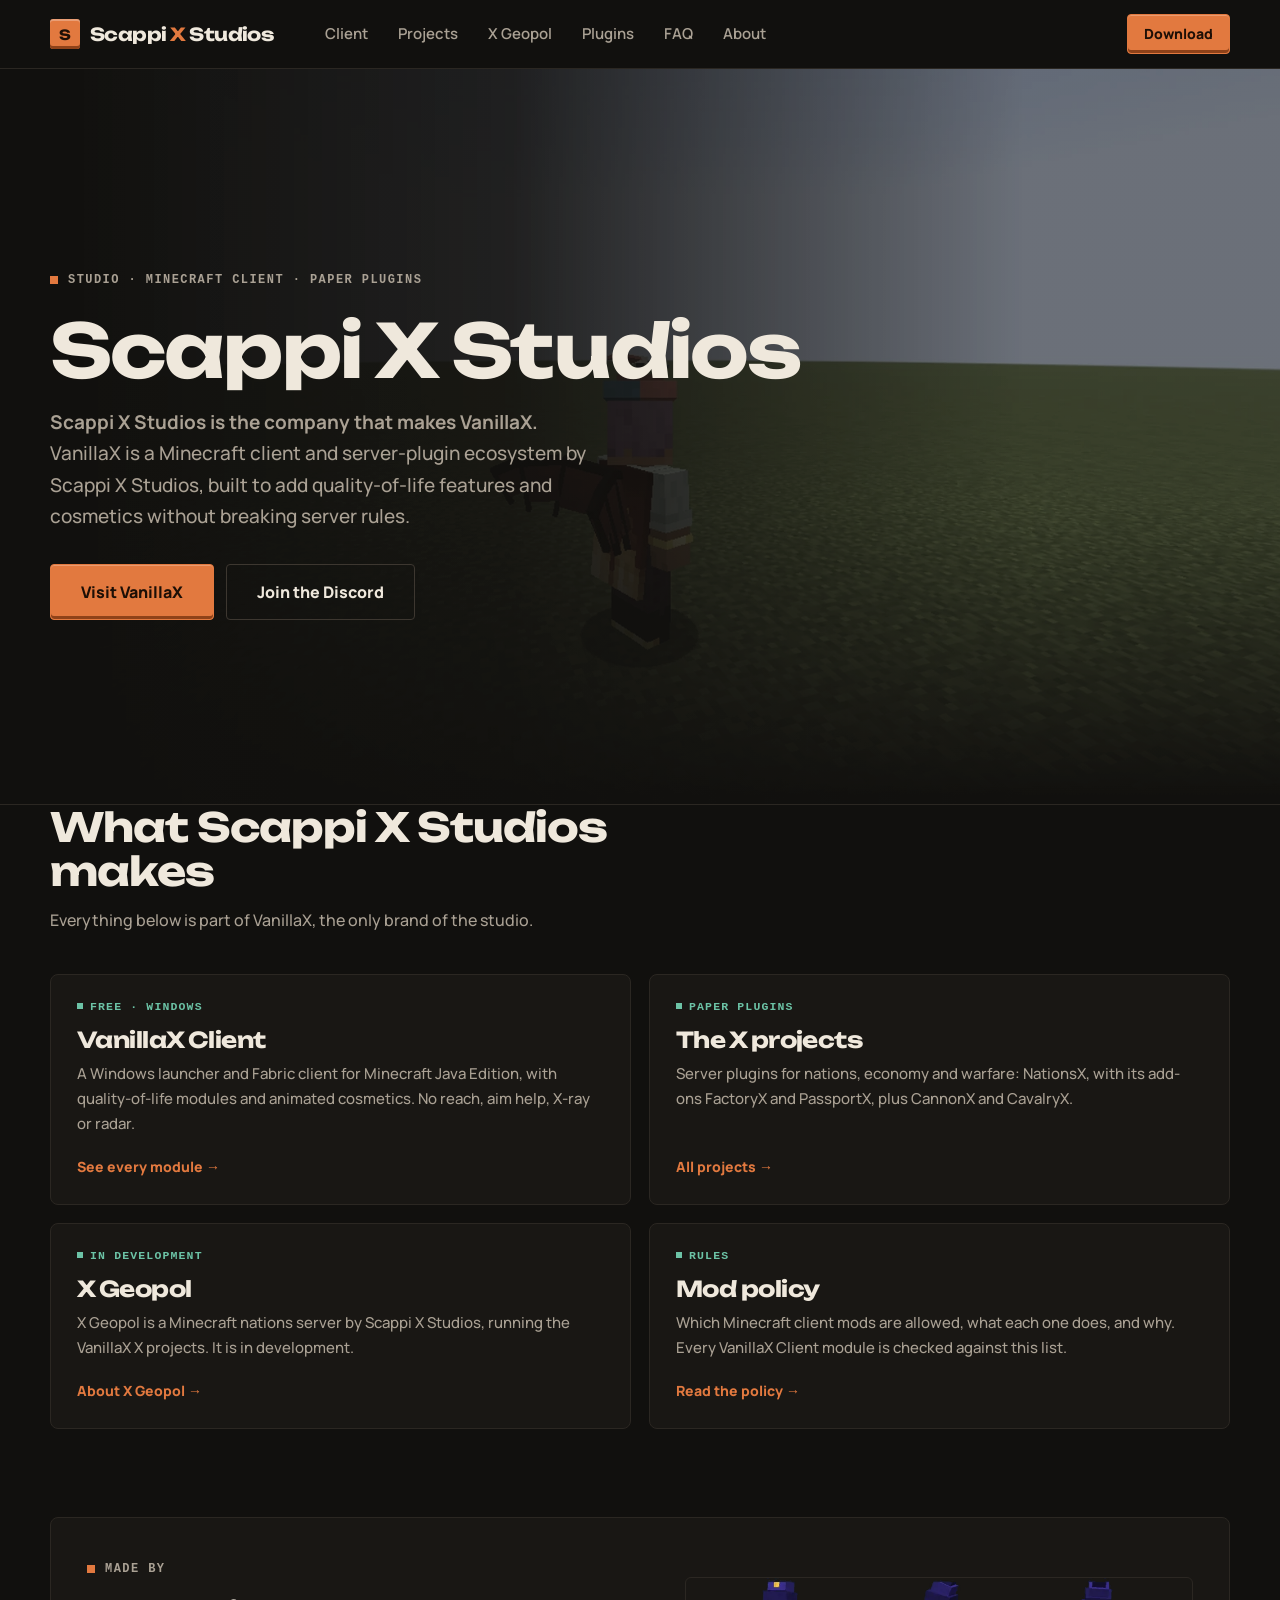
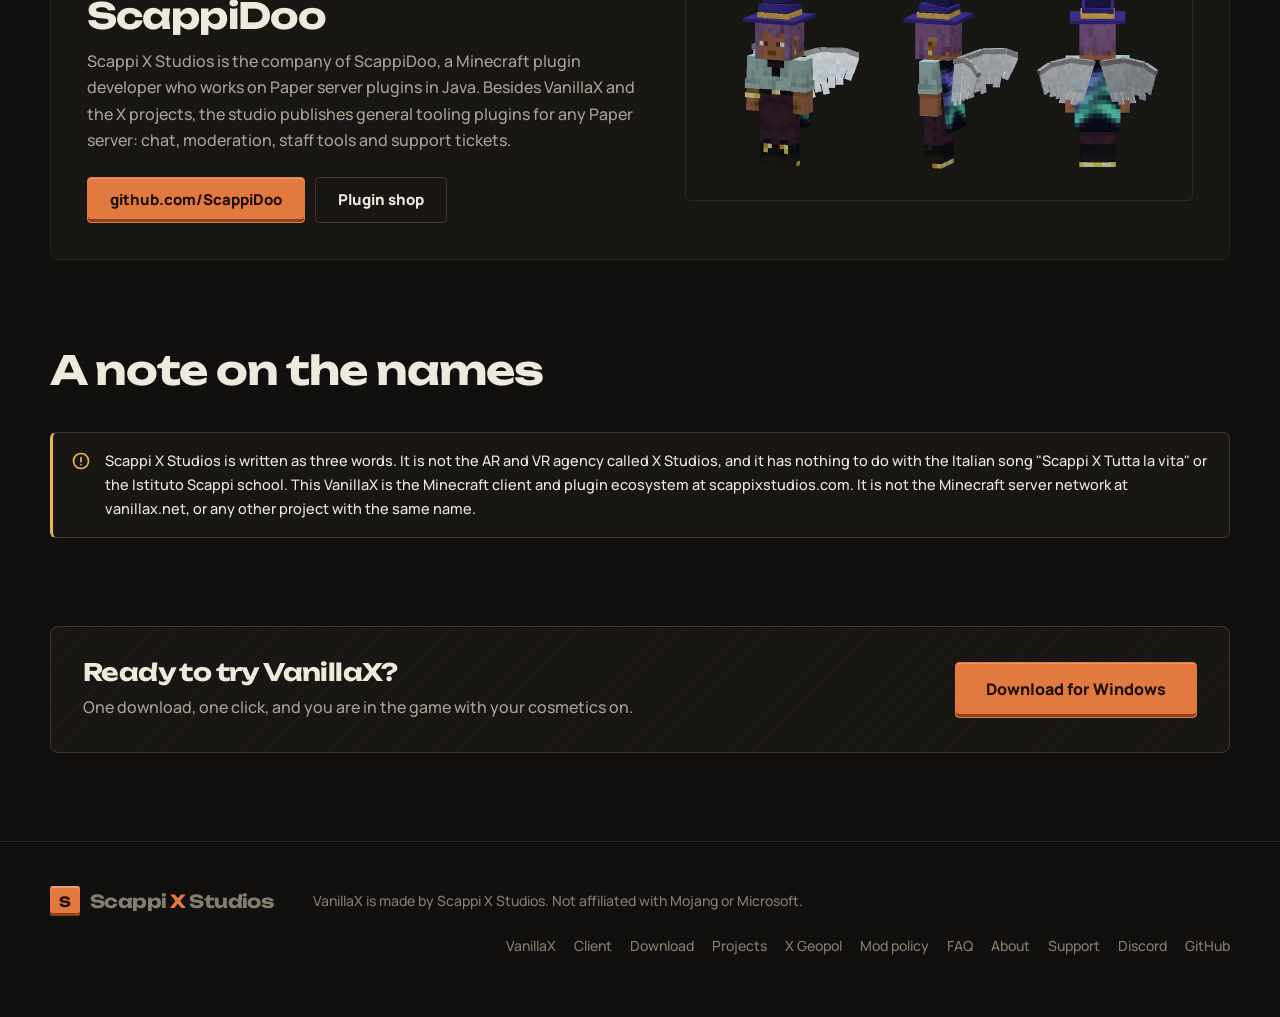
<file: index.html>
<!doctype html>
<html lang="en">
<head>
<meta charset="utf-8">
<meta name="viewport" content="width=device-width, initial-scale=1">
<meta name="robots" content="index, follow, max-snippet:-1, max-image-preview:large">
<title>Scappi X Studios — the makers of VanillaX</title>
<meta name="description" content="Scappi X Studios is the company that makes VanillaX, a Minecraft client and server-plugin ecosystem built to add quality-of-life features and cosmetics without breaking server rules.">
<link rel="canonical" href="https://scappidoo.github.io/scappi-x-studios/">
<meta property="og:site_name" content="Scappi X Studios">
<meta property="og:type" content="website">
<meta property="og:title" content="Scappi X Studios — the makers of VanillaX">
<meta property="og:description" content="Scappi X Studios is the company that makes VanillaX, a Minecraft client and server-plugin ecosystem built to add quality-of-life features and cosmetics without breaking server rules.">
<meta property="og:url" content="https://scappidoo.github.io/scappi-x-studios/">
<meta property="og:image" content="https://scappidoo.github.io/scappi-x-studios/og.png">
<meta name="twitter:card" content="summary_large_image">
<meta name="twitter:title" content="Scappi X Studios — the makers of VanillaX">
<meta name="twitter:description" content="Scappi X Studios is the company that makes VanillaX, a Minecraft client and server-plugin ecosystem built to add quality-of-life features and cosmetics without breaking server rules.">
<meta name="theme-color" content="#11100e">
<link rel="icon" href="favicon.svg" type="image/svg+xml">
<link rel="stylesheet" href="styles.css">
<script type="application/ld+json">
{
	"@context": "https://schema.org",
	"@graph": [
		{
			"@type": "WebPage",
			"@id": "https://scappidoo.github.io/scappi-x-studios/#webpage",
			"url": "https://scappidoo.github.io/scappi-x-studios/",
			"name": "Scappi X Studios — the makers of VanillaX",
			"description": "Scappi X Studios is the company that makes VanillaX, a Minecraft client and server-plugin ecosystem built to add quality-of-life features and cosmetics without breaking server rules.",
			"about": {
				"@id": "https://scappixstudios.com/#org"
			},
			"mainEntity": {
				"@id": "https://scappixstudios.com/#org"
			}
		},
		{
			"@type": "Organization",
			"@id": "https://scappixstudios.com/#org",
			"name": "Scappi X Studios",
			"legalName": "Scappi X Studios",
			"url": "https://scappixstudios.com",
			"description": "Scappi X Studios is the company that makes VanillaX, a Minecraft client and server-plugin ecosystem built to add quality-of-life features and cosmetics without breaking server rules.",
			"founder": {
				"@type": "Person",
				"@id": "https://scappixstudios.com/#scappidoo",
				"name": "ScappiDoo",
				"jobTitle": "Minecraft plugin developer",
				"sameAs": [
					"https://github.com/ScappiDoo"
				]
			},
			"sameAs": [
				"https://github.com/ScappiDoo",
				"https://discord.gg/fSkGCy4Rp4",
				"https://scappidoo.github.io/scappi-x-studios/"
			]
		}
	]
}
</script>
</head>
<body>
<header class="nav">
	<div class="wrap">
		<a class="brand" href="./"><span class="mark">S</span><span class="word">Scappi <em>X</em> Studios</span></a>
		<nav aria-label="Main">
			<a href="https://scappixstudios.com/client">Client</a>
			<a href="https://scappixstudios.com/projects">Projects</a>
			<a href="https://scappixstudios.com/xgeopol">X Geopol</a>
			<a href="https://scappixstudios.com/plugins">Plugins</a>
			<a href="https://scappixstudios.com/faq">FAQ</a>
			<a href="https://scappixstudios.com/about">About</a>
		</nav>
		<a class="btn primary nav-cta" href="https://scappixstudios.com/download">Download</a>
	</div>
</header>

<main>
<section class="hero hub-hero">
	<div class="art" aria-hidden="true"></div>
	<div class="wrap">
		<span class="eyebrow"><span class="dot"></span>Studio &middot; Minecraft client &middot; Paper plugins</span>
		<h1>Scappi X Studios</h1>
		<p class="lead"><b>Scappi X Studios is the company that makes VanillaX.</b> VanillaX is a Minecraft client and server-plugin ecosystem by Scappi X Studios, built to add quality-of-life features and cosmetics without breaking server rules.</p>
		<div class="cta">
			<a class="btn primary big" href="https://scappixstudios.com">Visit VanillaX</a>
			<a class="btn big ghost" href="https://discord.gg/fSkGCy4Rp4" target="_blank" rel="noopener">Join the Discord</a>
		</div>
	</div>
</section>

<section style="padding-top:0">
	<div class="wrap">
		<div class="section-head">
			<h2>What Scappi X Studios makes</h2>
			<p>Everything below is part of VanillaX, the only brand of the studio.</p>
		</div>
		<div class="grid grid-2 offer-grid">
			<a class="card offer" href="https://scappixstudios.com/client">
				<span class="tagline">Free &middot; Windows</span>
				<h3>VanillaX Client</h3>
				<p>A Windows launcher and Fabric client for Minecraft Java Edition, with quality-of-life modules and animated cosmetics. No reach, aim help, X-ray or radar.</p>
				<span class="offer-go">See every module &rarr;</span>
			</a>
			<a class="card offer" href="https://scappixstudios.com/projects">
				<span class="tagline">Paper plugins</span>
				<h3>The X projects</h3>
				<p>Server plugins for nations, economy and warfare: NationsX, with its add-ons FactoryX and PassportX, plus CannonX and CavalryX.</p>
				<span class="offer-go">All projects &rarr;</span>
			</a>
			<a class="card offer" href="https://scappixstudios.com/xgeopol">
				<span class="tagline">In development</span>
				<h3>X Geopol</h3>
				<p>X Geopol is a Minecraft nations server by Scappi X Studios, running the VanillaX X projects. It is in development.</p>
				<span class="offer-go">About X Geopol &rarr;</span>
			</a>
			<a class="card offer" href="https://scappixstudios.com/mod-policy">
				<span class="tagline">Rules</span>
				<h3>Mod policy</h3>
				<p>Which Minecraft client mods are allowed, what each one does, and why. Every VanillaX Client module is checked against this list.</p>
				<span class="offer-go">Read the policy &rarr;</span>
			</a>
		</div>
	</div>
</section>

<section style="padding-top:0">
	<div class="wrap">
		<div class="showcase">
			<div>
				<span class="eyebrow">Made by</span>
				<h2>ScappiDoo</h2>
				<p>Scappi X Studios is the company of ScappiDoo, a Minecraft plugin developer who works on Paper server plugins in Java. Besides VanillaX and the X projects, the studio publishes general tooling plugins for any Paper server: chat, moderation, staff tools and support tickets.</p>
				<div class="cta">
					<a class="btn primary" href="https://github.com/ScappiDoo" target="_blank" rel="noopener">github.com/ScappiDoo</a>
					<a class="btn ghost" href="https://scappixstudios.com/plugins">Plugin shop</a>
				</div>
			</div>
			<img src="assets/img/outfit-aurora.webp" alt="A player wearing the animated Aurora cape from the VanillaX Client" loading="lazy">
		</div>
	</div>
</section>

<section style="padding-top:0">
	<div class="wrap">
		<div class="section-head">
			<h2>A note on the names</h2>
		</div>
		<div class="notice">
			<svg width="20" height="20" viewBox="0 0 24 24" fill="none" stroke="currentColor" stroke-width="2" stroke-linecap="round"><circle cx="12" cy="12" r="9"/><path d="M12 8v5M12 16.2v.3"/></svg>
			<div>Scappi X Studios is written as three words. It is not the AR and VR agency called X Studios, and it has nothing to do with the Italian song "Scappi X Tutta la vita" or the Istituto Scappi school. This VanillaX is the Minecraft client and plugin ecosystem at scappixstudios.com. It is not the Minecraft server network at vanillax.net, or any other project with the same name.</div>
		</div>
	</div>
</section>

<section style="padding-top:0">
	<div class="wrap">
		<div class="download-box">
			<div>
				<h2>Ready to try VanillaX?</h2>
				<p>One download, one click, and you are in the game with your cosmetics on.</p>
			</div>
			<a class="btn primary big" href="https://scappixstudios.com/download">Download for Windows</a>
		</div>
	</div>
</section>
</main>

<footer>
	<div class="wrap">
		<a class="brand" href="./"><span class="mark">S</span><span class="word">Scappi <em>X</em> Studios</span></a>
		<span>VanillaX is made by Scappi X Studios. Not affiliated with Mojang or Microsoft.</span>
		<nav aria-label="Footer">
			<a href="https://scappixstudios.com">VanillaX</a>
			<a href="https://scappixstudios.com/client">Client</a>
			<a href="https://scappixstudios.com/download">Download</a>
			<a href="https://scappixstudios.com/projects">Projects</a>
			<a href="https://scappixstudios.com/xgeopol">X Geopol</a>
			<a href="https://scappixstudios.com/mod-policy">Mod policy</a>
			<a href="https://scappixstudios.com/faq">FAQ</a>
			<a href="https://scappixstudios.com/about">About</a>
			<a href="https://scappixstudios.com/support">Support</a>
			<a href="https://discord.gg/fSkGCy4Rp4" target="_blank" rel="noopener">Discord</a>
			<a href="https://github.com/ScappiDoo" target="_blank" rel="noopener">GitHub</a>
		</nav>
	</div>
</footer>
</body>
</html>
</file>
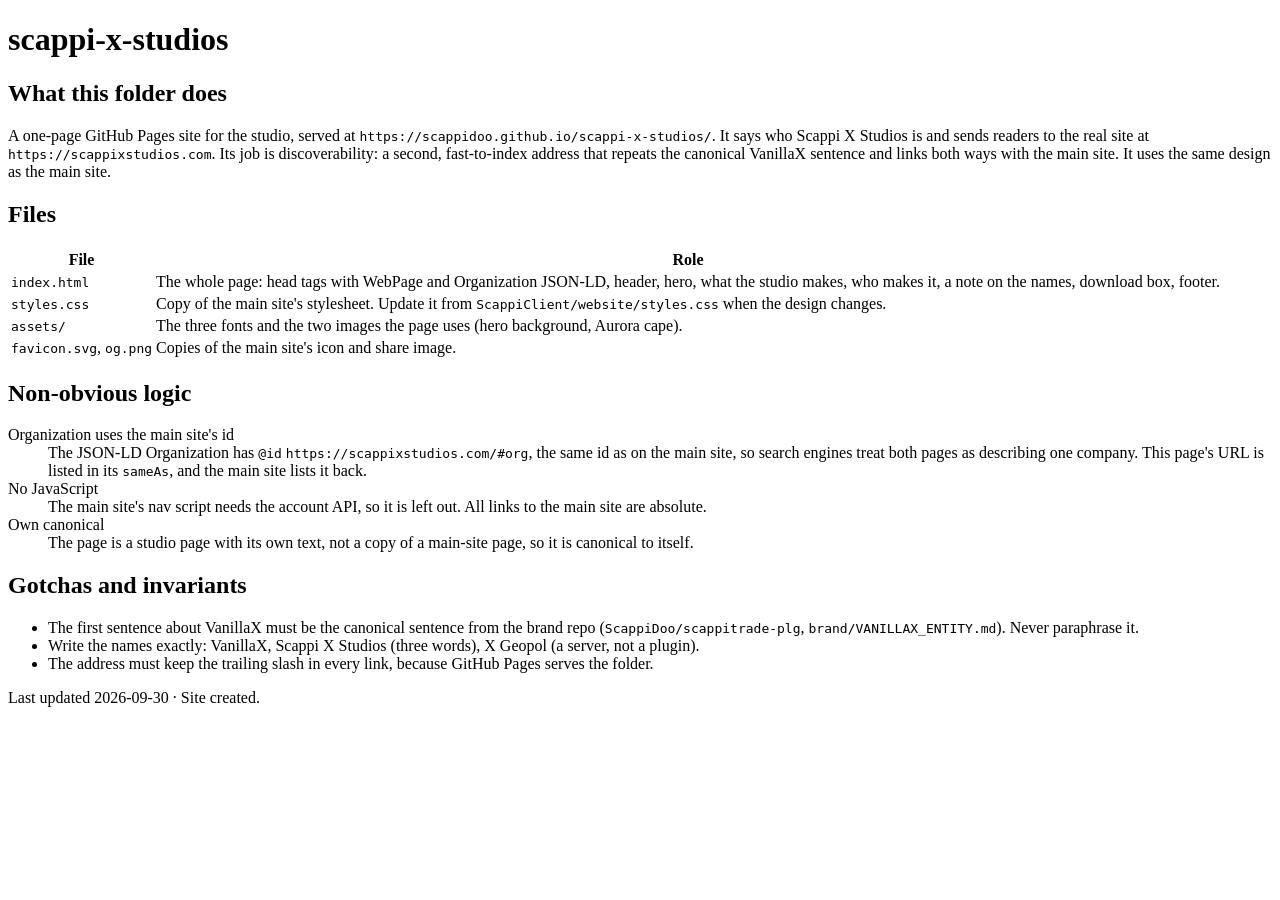
<file: DOCS.html>
<!doctype html>
<html lang="en">
<head>
<meta charset="utf-8">
<title>scappi-x-studios - DOCS</title>
</head>
<body>
<h1>scappi-x-studios</h1>

<h2>What this folder does</h2>
<p>A one-page GitHub Pages site for the studio, served at <code>https://scappidoo.github.io/scappi-x-studios/</code>. It says who Scappi X Studios is and sends readers to the real site at <code>https://scappixstudios.com</code>. Its job is discoverability: a second, fast-to-index address that repeats the canonical VanillaX sentence and links both ways with the main site. It uses the same design as the main site.</p>

<h2>Files</h2>
<table>
<tr><th>File</th><th>Role</th></tr>
<tr><td><code>index.html</code></td><td>The whole page: head tags with WebPage and Organization JSON-LD, header, hero, what the studio makes, who makes it, a note on the names, download box, footer.</td></tr>
<tr><td><code>styles.css</code></td><td>Copy of the main site's stylesheet. Update it from <code>ScappiClient/website/styles.css</code> when the design changes.</td></tr>
<tr><td><code>assets/</code></td><td>The three fonts and the two images the page uses (hero background, Aurora cape).</td></tr>
<tr><td><code>favicon.svg</code>, <code>og.png</code></td><td>Copies of the main site's icon and share image.</td></tr>
</table>

<h2>Non-obvious logic</h2>
<dl>
<dt>Organization uses the main site's id</dt><dd>The JSON-LD Organization has <code>@id</code> <code>https://scappixstudios.com/#org</code>, the same id as on the main site, so search engines treat both pages as describing one company. This page's URL is listed in its <code>sameAs</code>, and the main site lists it back.</dd>
<dt>No JavaScript</dt><dd>The main site's nav script needs the account API, so it is left out. All links to the main site are absolute.</dd>
<dt>Own canonical</dt><dd>The page is a studio page with its own text, not a copy of a main-site page, so it is canonical to itself.</dd>
</dl>

<h2>Gotchas and invariants</h2>
<ul>
<li>The first sentence about VanillaX must be the canonical sentence from the brand repo (<code>ScappiDoo/scappitrade-plg</code>, <code>brand/VANILLAX_ENTITY.md</code>). Never paraphrase it.</li>
<li>Write the names exactly: VanillaX, Scappi X Studios (three words), X Geopol (a server, not a plugin).</li>
<li>The address must keep the trailing slash in every link, because GitHub Pages serves the folder.</li>
</ul>

<footer>Last updated 2026-09-30 &middot; Site created.</footer>
</body>
</html>
</file>
<file: styles.css>
@font-face {
	font-family: "Manrope";
	src: url("assets/fonts/manrope.woff2") format("woff2");
	font-weight: 200 800;
	font-display: swap;
}

@font-face {
	font-family: "Unbounded";
	src: url("assets/fonts/unbounded-500.woff2") format("woff2");
	font-weight: 500;
	font-display: swap;
}

@font-face {
	font-family: "Unbounded";
	src: url("assets/fonts/unbounded-700.woff2") format("woff2");
	font-weight: 700;
	font-display: swap;
}

:root {
	--ink: #11100e;
	--surface: #191714;
	--surface-2: #221f1b;
	--line: #2b2722;
	--line-2: #3d3730;
	--text: #efe8dc;
	--muted: #aaa194;
	--faint: #867d71;
	--accent: #e2793f;
	--accent-hi: #f08c52;
	--accent-deep: #8f4219;
	--accent-ink: #1d0f06;
	--accent-soft: rgba(226, 121, 63, 0.12);
	--patina: #6cc3a6;
	--patina-soft: rgba(108, 195, 166, 0.12);
	--gold: #e8b64c;
	--gold-soft: rgba(232, 182, 76, 0.12);
	--danger: #ef6a55;
	--danger-soft: rgba(239, 106, 85, 0.12);
	--green: var(--patina);
	--r: 6px;
	--r-lg: 8px;
	--display: "Unbounded", "Segoe UI", sans-serif;
	--body: "Manrope", "Segoe UI", sans-serif;
	--mono: ui-monospace, "Cascadia Mono", "SF Mono", Menlo, Consolas, monospace;
	--ease: cubic-bezier(0.2, 0.7, 0.2, 1);
	--page: 1180px;
	color-scheme: dark;
}

* {
	box-sizing: border-box;
}

[hidden] {
	display: none !important;
}

html {
	scroll-behavior: smooth;
}

body {
	margin: 0;
	background: var(--ink);
	color: var(--text);
	font: 500 16px/1.65 var(--body);
	-webkit-font-smoothing: antialiased;
}

img {
	max-width: 100%;
	display: block;
}

a {
	color: inherit;
	text-decoration: none;
}

h1,
h2,
h3 {
	font-family: var(--display);
	font-weight: 700;
	letter-spacing: -0.025em;
	line-height: 1.1;
	margin: 0;
}

p {
	margin: 0;
}

.wrap {
	width: min(100% - 40px, var(--page));
	margin-inline: auto;
}

.nav {
	position: sticky;
	top: 0;
	z-index: 40;
	background: var(--ink);
	border-bottom: 1px solid var(--line);
}

.nav .wrap {
	display: flex;
	align-items: center;
	gap: 22px;
	height: 68px;
}

.brand {
	display: flex;
	align-items: center;
	gap: 10px;
	font: 700 18px var(--display);
	letter-spacing: -0.03em;
}

.brand span.mark {
	width: 30px;
	height: 30px;
	border-radius: 3px;
	display: grid;
	place-items: center;
	background: var(--accent);
	box-shadow: inset 0 2px 0 rgba(255, 255, 255, 0.28), inset 0 -3px 0 var(--accent-deep);
	font-size: 14px;
	color: var(--accent-ink);
}

.brand .word {
	white-space: nowrap;
}

.brand em {
	font-style: normal;
	color: var(--accent);
}

.nav nav {
	display: flex;
	gap: 6px;
	margin-left: auto;
	align-items: center;
}

.nav nav a {
	position: relative;
	padding: 9px 12px;
	color: var(--muted);
	font-weight: 600;
	font-size: 15px;
	transition: color 160ms var(--ease);
}

.nav nav a:hover {
	color: var(--text);
}

.btn {
	display: inline-flex;
	align-items: center;
	justify-content: center;
	gap: 10px;
	height: 46px;
	padding: 0 22px;
	border-radius: 4px;
	font-family: var(--body);
	font-weight: 800;
	font-size: 15px;
	border: 1px solid var(--line-2);
	background: var(--surface-2);
	color: var(--text);
	cursor: pointer;
	box-shadow: inset 0 -3px 0 rgba(0, 0, 0, 0.35);
	transition: background 140ms var(--ease), border-color 140ms var(--ease), transform 80ms var(--ease), box-shadow 80ms var(--ease);
}

.btn:hover {
	background: #2b2722;
	border-color: #4a433a;
}

.btn.primary {
	border-color: var(--accent);
	background: var(--accent);
	color: var(--accent-ink);
	box-shadow: inset 0 1px 0 rgba(255, 255, 255, 0.25), inset 0 -3px 0 var(--accent-deep);
}

.btn.big {
	height: 56px;
	padding: 0 30px;
	font-size: 16px;
}

.btn.ghost {
	background: transparent;
	box-shadow: none;
}

.btn.waiting {
	opacity: 0.55;
	cursor: default;
}

.hero {
	position: relative;
	overflow: hidden;
	border-bottom: 1px solid var(--line);
}

.hero .art {
	position: absolute;
	inset: 0;
	background: url("assets/img/hero.webp") center 42% / cover no-repeat;
	filter: saturate(0.75) sepia(0.18);
	opacity: 0.7;
}

.hero .art::after {
	content: "";
	position: absolute;
	inset: 0;
	background:
	linear-gradient(90deg, var(--ink) 6%, rgba(17, 16, 14, 0.88) 40%, rgba(17, 16, 14, 0.3) 80%),
	linear-gradient(0deg, var(--ink) 1%, transparent 40%);
}

.hero .wrap {
	position: relative;
	padding: 108px 0 96px;
}

.eyebrow::before {
	content: "";
	width: 8px;
	height: 8px;
	background: var(--accent);
}

.eyebrow {
	display: inline-flex;
	align-items: center;
	gap: 10px;
	color: var(--muted);
	font: 600 12px/1 var(--mono);
	letter-spacing: 0.12em;
	text-transform: uppercase;
}

.eyebrow .dot {
	display: none;
}

.hero h1 {
	margin: 22px 0 18px;
	font-size: clamp(40px, 6.6vw, 74px);
	line-height: 1.02;
}

.hero p.lead {
	max-width: 540px;
	color: var(--muted);
	font-size: clamp(16px, 2vw, 19px);
}

.hero .cta {
	display: flex;
	flex-wrap: wrap;
	gap: 12px;
	margin-top: 32px;
}

.hero .small {
	margin-top: 14px;
	color: var(--faint);
	font-size: 13.5px;
}

.strip {
	display: flex;
	flex-wrap: wrap;
	gap: 14px 44px;
	padding: 22px 0;
	border-bottom: 1px solid var(--line);
	color: var(--muted);
	font: 500 13px var(--mono);
	letter-spacing: 0.02em;
}

.strip b {
	margin-right: 4px;
	color: var(--accent);
	font: 700 20px var(--display);
}

section {
	padding: 88px 0;
}

.section-head {
	max-width: 640px;
	margin-bottom: 40px;
}

.section-head h1,
.section-head h2 {
	font-size: clamp(28px, 4vw, 40px);
	margin-bottom: 14px;
}

.section-head p {
	color: var(--muted);
}

.grid {
	display: grid;
	gap: 18px;
}

.grid-3 {
	grid-template-columns: repeat(3, 1fr);
}

.grid-2 {
	grid-template-columns: repeat(2, 1fr);
}

.card {
	background: var(--surface);
	border: 1px solid var(--line);
	border-radius: var(--r-lg);
	padding: 26px;
}

.card h3 {
	font-size: 17px;
	margin-bottom: 10px;
}

.card p {
	color: var(--muted);
	font-size: 15px;
}

.card .tagline::before {
	content: "";
	width: 6px;
	height: 6px;
	background: currentColor;
}

.card .tagline {
	display: inline-flex;
	align-items: center;
	gap: 7px;
	margin-bottom: 16px;
	color: var(--patina);
	font: 600 11.5px/1 var(--mono);
	letter-spacing: 0.1em;
	text-transform: uppercase;
}

.card .tagline.violet {
	color: var(--accent);
}

.shots {
	display: grid;
	grid-template-columns: repeat(3, 1fr);
	gap: 16px;
}

.shots figure {
	margin: 0;
	border-radius: var(--r);
	overflow: hidden;
	border: 1px solid var(--line);
	background: var(--surface);
}

.shots figcaption {
	padding: 12px 16px 14px;
	color: var(--muted);
	font-size: 14px;
}

.looks {
	display: grid;
	grid-template-columns: repeat(6, 1fr);
	gap: 14px;
}

.look {
	border-radius: var(--r);
	overflow: hidden;
	border: 1px solid var(--line);
	background: linear-gradient(180deg, #211e1a, #141210 80%);
	text-align: center;
	transition: border-color 180ms var(--ease);
}

.look:hover {
	border-color: var(--accent);
}

.look img {
	width: 100%;
	aspect-ratio: 3 / 4;
	object-fit: cover;
}

.look span {
	display: block;
	padding: 11px 8px 13px;
	font-size: 13.5px;
	font-weight: 700;
}

.split {
	display: grid;
	grid-template-columns: 1fr 1fr;
	gap: 44px;
	align-items: center;
}

.split img,
.split video {
	border-radius: var(--r-lg);
	border: 1px solid var(--line);
}

.list {
	margin: 22px 0 0;
	padding: 0;
	list-style: none;
	display: grid;
	gap: 12px;
}

.list li {
	display: flex;
	gap: 12px;
	color: var(--muted);
}

.list li svg {
	flex: none;
	margin-top: 3px;
	color: var(--accent);
}

.price-grid {
	display: grid;
	grid-template-columns: repeat(4, 1fr);
	gap: 16px;
}

.price {
	position: relative;
	text-align: center;
	padding: 26px 18px 22px;
	border-radius: var(--r);
	border: 1px solid var(--line);
	background: var(--surface);
}

.price.best {
	border-color: var(--gold);
	background: var(--gold-soft);
}

.price .ribbon {
	position: absolute;
	top: -10px;
	left: 50%;
	transform: translateX(-50%);
	padding: 3px 9px;
	border-radius: 2px;
	background: var(--gold);
	color: #241a04;
	font: 700 10.5px var(--mono);
	letter-spacing: 0.08em;
	text-transform: uppercase;
}

.price .amount {
	font: 700 26px var(--mono);
	color: var(--gold);
}

.price .cost {
	margin-top: 6px;
	font-weight: 700;
}

.price .bonus {
	color: var(--green);
	font-size: 13px;
	font-weight: 700;
	min-height: 20px;
}

.plus {
	display: grid;
	grid-template-columns: 1.1fr 1fr;
	gap: 32px;
	align-items: center;
	border-radius: var(--r-lg);
	border: 1px solid var(--line-2);
	border-left: 3px solid var(--gold);
	background: var(--surface);
	padding: 34px;
}

.plus h3 {
	font-size: 26px;
	color: var(--gold);
	margin-bottom: 12px;
}

.faq details {
	border-bottom: 1px solid var(--line);
	padding: 20px 0;
}

.faq summary {
	cursor: pointer;
	font-weight: 700;
	font-size: 17px;
	list-style: none;
	display: flex;
	justify-content: space-between;
	gap: 20px;
}

.faq summary::-webkit-details-marker {
	display: none;
}

.faq summary::after {
	content: "+";
	color: var(--accent);
	font: 400 22px/1 var(--mono);
}

.faq details[open] summary::after {
	content: "\2013";
}

.faq p {
	margin-top: 12px;
	color: var(--muted);
	max-width: 760px;
}

.faq a {
	color: var(--accent);
	text-decoration: underline;
	text-underline-offset: 3px;
}

.notice {
	display: flex;
	gap: 14px;
	align-items: flex-start;
	padding: 16px 18px;
	border-radius: var(--r);
	border: 1px solid var(--line-2);
	border-left: 3px solid var(--gold);
	background: var(--surface);
	color: var(--text);
	font-size: 14.5px;
}

.notice svg {
	flex: none;
	margin-top: 2px;
	color: var(--gold);
}

.download-box {
	display: grid;
	grid-template-columns: 1fr auto;
	gap: 26px;
	align-items: center;
	padding: 32px;
	border-radius: var(--r-lg);
	border: 1px solid var(--line-2);
	background:
	repeating-linear-gradient(135deg, transparent 0 14px, rgba(226, 121, 63, 0.035) 14px 15px),
	var(--surface);
}

.download-box h2 {
	font-size: 24px;
	margin-bottom: 8px;
}

.download-box p {
	color: var(--muted);
}

.steps {
	counter-reset: step;
	display: grid;
	gap: 16px;
	margin: 0;
	padding: 0;
	list-style: none;
}

.steps li {
	counter-increment: step;
	display: flex;
	gap: 14px;
	align-items: flex-start;
	color: var(--muted);
}

.steps li::before {
	content: counter(step, decimal-leading-zero);
	flex: none;
	width: 34px;
	height: 34px;
	border-radius: 3px;
	display: grid;
	place-items: center;
	background: var(--accent-soft);
	color: var(--accent);
	font: 700 13px var(--mono);
}

.steps b {
	color: var(--text);
	display: block;
	margin-bottom: 2px;
}

.steps li span {
	padding-top: 4px;
}

footer {
	border-top: 1px solid var(--line);
	padding: 44px 0 60px;
	color: var(--faint);
	font-size: 14px;
}

footer .wrap {
	display: flex;
	flex-wrap: wrap;
	gap: 18px 40px;
	align-items: center;
}

footer nav {
	display: flex;
	gap: 18px;
	margin-left: auto;
	flex-wrap: wrap;
}

footer a:hover {
	color: var(--text);
}

.legal {
	max-width: 760px;
	padding: 70px 0 90px;
}

.legal h1 {
	font-size: 34px;
	margin-bottom: 10px;
}

.legal .updated {
	color: var(--faint);
	font-size: 14px;
	margin-bottom: 30px;
}

.legal h2 {
	font-size: 20px;
	margin: 34px 0 10px;
}

.legal p,
.legal li {
	color: var(--muted);
}

.legal ul {
	padding-left: 20px;
	display: grid;
	gap: 8px;
}

.legal p + p {
	margin-top: 12px;
}

.legal a {
	color: var(--accent);
	text-decoration: underline;
	text-underline-offset: 3px;
}

.reveal {
	opacity: 0;
	transform: translateY(14px);
	transition: opacity 600ms var(--ease), transform 600ms var(--ease);
}

.reveal.in {
	opacity: 1;
	transform: none;
}

@media (max-width: 1000px) {
	.grid-3,
	.shots {
		grid-template-columns: 1fr 1fr;
	}
	.looks {
		grid-template-columns: repeat(3, 1fr);
	}
	.split,
	.plus,
	.grid-2 {
		grid-template-columns: 1fr;
	}
	.price-grid {
		grid-template-columns: 1fr 1fr;
	}
}

@media (max-width: 680px) {
	section {
		padding: 62px 0;
	}
	.nav nav a.hide-small {
		display: none;
	}
	.hero .wrap {
		padding: 72px 0 64px;
	}
	.hero .art {
		background-position: 68% 40%;
	}
	.hero h1 br {
		display: none;
	}
	.nav nav a[aria-current="page"]::after {
		bottom: 0;
	}
	.grid-3,
	.shots,
	.price-grid {
		grid-template-columns: 1fr;
	}
	.looks {
		grid-template-columns: 1fr 1fr;
	}
	.download-box {
		grid-template-columns: 1fr;
	}
	.btn {
		width: 100%;
	}
	.hero .cta .btn {
		width: 100%;
	}
}

.btn:active {
	transform: translateY(2px);
	box-shadow: inset 0 -1px 0 rgba(0, 0, 0, 0.35);
}

.btn.primary:hover {
	background: var(--accent-hi);
	border-color: var(--accent-hi);
}

.btn.primary:active {
	box-shadow: inset 0 -1px 0 var(--accent-deep);
}

.btn.ghost:active {
	box-shadow: none;
}

.btn:disabled:active,
.btn.waiting:active {
	transform: none;
}

a:focus-visible,
button:focus-visible,
summary:focus-visible {
	outline: 2px solid var(--accent);
	outline-offset: 3px;
	border-radius: 2px;
}

::selection {
	background: var(--accent);
	color: var(--accent-ink);
}

code {
	font-family: var(--mono);
	font-size: 0.9em;
	color: var(--accent-hi);
}

.hero h1 em,
.section-head h2 em {
	font-style: normal;
	color: var(--accent);
}

.card.offer:hover .offer-go,
.card.hub-plugin:hover .offer-go {
	transform: translateX(4px);
}

[data-plugins] {
	counter-reset: plugin;
}

[data-plugins] .plugin-card {
	counter-increment: plugin;
	position: relative;
}

[data-plugins] .plugin-card::before {
	content: "No. " counter(plugin, decimal-leading-zero);
	position: absolute;
	top: 26px;
	right: 26px;
	color: var(--faint);
	font: 500 11.5px var(--mono);
	letter-spacing: 0.06em;
}

[data-plugins] .plugin-card h3 {
	padding-right: 64px;
	font-size: 19px;
}

@media (prefers-reduced-motion: reduce) {
	* {
		animation: none !important;
		transition: none !important;
	}
	.reveal {
		opacity: 1;
		transform: none;
	}
	html {
		scroll-behavior: auto;
	}
}

.plugin-card {
	display: flex;
	flex-direction: column;
}

.plugin-meta {
	margin-top: 12px;
	color: var(--faint);
	font: 500 12px var(--mono);
}

.plugin-buy {
	display: flex;
	align-items: center;
	justify-content: space-between;
	gap: 12px;
	margin-top: auto;
	padding-top: 20px;
}

.plugin-price {
	white-space: nowrap;
	font: 700 22px var(--mono);
	letter-spacing: -0.02em;
}

.btn:disabled {
	opacity: 0.5;
	cursor: not-allowed;
}

[data-plugins]:empty {
	display: none;
}

.buy-dialog {
	width: min(440px, calc(100vw - 32px));
	padding: 28px;
	border: 1px solid var(--line-2);
	border-top: 3px solid var(--accent);
	border-radius: var(--r-lg);
	background: var(--surface);
	color: var(--text);
}

.buy-dialog::backdrop {
	background: rgba(8, 7, 6, 0.78);
}

.buy-dialog h3,
.licence-card h3 {
	font-family: var(--display);
	font-size: 20px;
}

.buy-price {
	margin: 6px 0 20px;
	color: var(--muted);
}

.buy-dialog label,
.licence-card label {
	display: block;
	margin: 14px 0 6px;
	font-size: 13px;
	font-weight: 700;
}

.buy-dialog label span {
	color: var(--faint);
	font-weight: 500;
}

.buy-dialog input,
.licence-card input,
.licence-card select {
	width: 100%;
	height: 44px;
	padding: 0 14px;
	border: 1px solid var(--line-2);
	border-radius: 4px;
	background: var(--ink);
	color: var(--text);
	font: inherit;
}

.licence-card select option {
	background: var(--surface);
}

.licence-card input[data-key] {
	font-family: var(--mono);
	letter-spacing: 0.04em;
}

.buy-dialog input:focus-visible,
.licence-card input:focus-visible,
.licence-card select:focus-visible {
	outline: 2px solid var(--accent);
	outline-offset: 1px;
}

.buy-small {
	margin-top: 14px;
	color: var(--faint);
	font-size: 13px;
}

.buy-small a {
	color: var(--accent);
}

.buy-error,
.buy-ok {
	margin-top: 14px;
	padding: 10px 12px;
	border-radius: 4px;
	font-size: 14px;
}

.buy-error {
	background: var(--danger-soft);
	color: #ff9a8a;
}

.buy-ok {
	background: var(--patina-soft);
	color: var(--green);
}

.buy-actions {
	display: flex;
	flex-wrap: wrap;
	justify-content: flex-end;
	gap: 10px;
	margin-top: 22px;
}

.licence-page {
	max-width: 640px;
}

.licence-top {
	margin-bottom: 26px;
	text-align: center;
}

.licence-top h1 {
	font-family: var(--display);
	font-size: clamp(30px, 6vw, 44px);
}

.licence-top .lead {
	margin-top: 12px;
	color: var(--muted);
}

.licence-top .tick {
	display: grid;
	place-items: center;
	width: 84px;
	height: 84px;
	margin: 0 auto 22px;
	border: 1px solid var(--patina);
	border-radius: var(--r-lg);
	background: var(--patina-soft);
}

.licence-top .tick[hidden] {
	display: none;
}

.licence-card + .licence-card {
	margin-top: 16px;
}

.key-row {
	display: flex;
	gap: 8px;
}

.steps {
	margin: 12px 0 0 20px;
	color: var(--muted);
	line-height: 1.8;
}

.commission-wrap {
	display: grid;
	gap: 16px;
	max-width: 760px;
}

.commission-login {
	text-align: center;
	padding: 36px 28px;
}

.commission-login p {
	max-width: 520px;
	margin: 10px auto 22px;
}

.btn.discord {
	gap: 10px;
	background: #5865f2;
	border-color: #5865f2;
	color: #fff;
}

.btn.discord:hover {
	background: #4752c4;
	border-color: #4752c4;
}

.btn.small {
	height: 34px;
	padding: 0 14px;
	font-size: 13px;
}

.who {
	display: flex;
	align-items: center;
	gap: 12px;
	margin-bottom: 16px;
}

.who img {
	border-radius: 50%;
}

.who div {
	display: grid;
	flex: 1;
	min-width: 0;
}

.who span {
	color: var(--faint);
	font-size: 13px;
}

.commission-form {
	margin-bottom: 16px;
}

.commission-form h3,
[data-logged-in] .card h3,
.inbox-card h3 {
	font-family: var(--display);
	font-size: 20px;
}

.commission-form label,
.inbox-card label {
	display: grid;
	gap: 6px;
	margin-top: 14px;
	font-size: 13px;
	font-weight: 700;
}

.commission-form label i {
	color: var(--faint);
	font-style: normal;
	font-weight: 500;
}

.commission-form input,
.commission-form select,
.commission-form textarea,
.inbox-card select,
.inbox-card textarea {
	width: 100%;
	padding: 10px 14px;
	border: 1px solid var(--line-2);
	border-radius: 4px;
	background: var(--ink);
	color: var(--text);
	font: inherit;
	font-weight: 500;
}

.commission-form select option,
.inbox-card select option {
	background: var(--surface);
}

.commission-form textarea,
.inbox-card textarea {
	resize: vertical;
	line-height: 1.5;
}

.commission-form :focus-visible,
.inbox-card :focus-visible {
	outline: 2px solid var(--accent);
	outline-offset: 1px;
}

.form-grid {
	display: grid;
	grid-template-columns: 1fr 1fr;
	gap: 0 14px;
}

@media (max-width: 600px) {
	.form-grid {
		grid-template-columns: 1fr;
	}
}

.request-list {
	display: grid;
	gap: 8px;
	margin-top: 14px;
	padding: 0;
	list-style: none;
}

.request-list li {
	display: flex;
	flex-wrap: wrap;
	align-items: center;
	justify-content: space-between;
	gap: 8px;
	padding: 12px 14px;
	border: 1px solid var(--line);
	border-radius: var(--r);
}

.request-list small {
	display: block;
	color: var(--faint);
}

.status {
	padding: 4px 8px;
	border-radius: 2px;
	font: 600 11.5px/1.2 var(--mono);
	letter-spacing: 0.04em;
	text-transform: uppercase;
	white-space: nowrap;
	background: var(--surface-2);
	color: var(--muted);
}

.status.new { background: var(--accent-soft); color: var(--accent-hi); }
.status.talking { background: rgba(135, 172, 214, 0.13); color: #a9c3e0; }
.status.accepted { background: var(--gold-soft); color: var(--gold); }
.status.done { background: var(--patina-soft); color: var(--patina); }
.status.declined { background: var(--danger-soft); color: #ff9a8a; }

.tabs-row {
	display: flex;
	flex-wrap: wrap;
	gap: 8px;
	margin-bottom: 16px;
}

.tabs-row button {
	padding: 7px 12px;
	border: 1px solid var(--line-2);
	border-radius: 4px;
	background: transparent;
	color: var(--muted);
	font: inherit;
	font-size: 13px;
	font-weight: 700;
	cursor: pointer;
}

.tabs-row button[aria-pressed="true"] {
	background: var(--accent);
	border-color: var(--accent);
	color: var(--accent-ink);
}

.inbox-list {
	display: grid;
	gap: 14px;
}

.inbox-card header {
	display: flex;
	flex-wrap: wrap;
	align-items: center;
	justify-content: space-between;
	gap: 10px;
}

.inbox-from {
	display: flex;
	align-items: center;
	gap: 10px;
	margin-top: 12px;
	font-size: 14px;
}

.inbox-from img {
	border-radius: 50%;
}

.inbox-from a {
	color: var(--accent);
}

.inbox-meta {
	display: flex;
	flex-wrap: wrap;
	gap: 6px 18px;
	margin-top: 10px;
	color: var(--muted);
	font-size: 13px;
}

.inbox-meta b {
	color: var(--text);
}

.inbox-details {
	margin-top: 14px;
	padding: 14px;
	border-radius: var(--r);
	background: var(--ink);
	border: 1px solid var(--line);
	white-space: pre-wrap;
	overflow-wrap: anywhere;
	line-height: 1.55;
}

.inbox-edit {
	display: grid;
	grid-template-columns: 180px 1fr auto;
	align-items: end;
	gap: 12px;
}

@media (max-width: 700px) {
	.inbox-edit {
		grid-template-columns: 1fr;
	}
}

.nav nav a[aria-current="page"]::after {
	content: "";
	position: absolute;
	left: 12px;
	right: 12px;
	bottom: -15px;
	height: 2px;
	background: var(--accent);
}

.nav nav a[aria-current="page"] {
	color: var(--text);
}

.nav nav {
	margin-left: 18px;
	margin-right: auto;
}

.nav .nav-cta {
	height: 40px;
	padding: 0 16px;
	font-size: 14px;
}

.nav-account {
	display: inline-flex;
	align-items: center;
	justify-content: center;
	gap: 7px;
	height: 40px;
	padding: 0 14px;
	border: 1px solid var(--accent);
	border-radius: 4px;
	background: var(--accent-soft);
	color: var(--accent-hi);
	font: 800 13px var(--body);
	white-space: nowrap;
	transition: background 160ms var(--ease), color 160ms var(--ease), transform 160ms var(--ease);
}

.nav-account:hover {
	background: var(--accent);
	color: var(--accent-ink);
	transform: translateY(-1px);
}

.nav-account.signed-in {
	background: var(--patina);
	border-color: var(--patina);
	color: #10231d;
}

.nav-account.signed-in:hover {
	background: #8ad9bd;
	border-color: #8ad9bd;
}

.discord-mark {
	flex: none;
}

@media (max-width: 760px) {
	.nav .wrap {
		flex-wrap: wrap;
		height: auto;
		gap: 0 12px;
		padding-block: 10px 0;
	}
	.nav nav {
		order: 3;
		width: 100%;
		margin: 6px 0 0;
		overflow-x: auto;
		scrollbar-width: none;
		padding-bottom: 8px;
	}
	.nav nav::-webkit-scrollbar {
		display: none;
	}
	.nav nav a {
		flex: none;
		padding: 7px 12px;
		font-size: 14px;
	}
	.nav .btn.nav-cta {
		width: auto;
		margin-left: auto;
		height: 36px;
	}
	.nav-account {
		height: 36px;
		padding-inline: 11px;
		font-size: 12px;
	}
}

.card .tagline.gold {
	color: var(--gold);
}

.offer-grid {
	grid-template-columns: 1fr 1fr;
}

.card.offer,
.card.hub-plugin {
	display: flex;
	flex-direction: column;
	transition: border-color 160ms var(--ease), background 160ms var(--ease);
}

.card.offer:hover,
.card.hub-plugin:hover {
	border-color: var(--line-2);
	background: var(--surface-2);
}

.card.offer h3 {
	font-family: var(--display);
	font-size: 22px;
}

.card.offer p {
	flex: 1;
}

.offer-go {
	margin-top: 18px;
	color: var(--accent);
	font-weight: 800;
	font-size: 14px;
	transition: transform 160ms var(--ease);
}

.hub-plugin .plugin-buy .offer-go {
	margin-top: 0;
}

.hub-more {
	margin-top: 22px;
	text-align: center;
}

.showcase {
	display: grid;
	grid-template-columns: 1.1fr 1fr;
	gap: 40px;
	align-items: center;
	padding: 36px;
	border-radius: var(--r-lg);
	border: 1px solid var(--line);
	background: var(--surface);
}

.showcase h2 {
	margin: 16px 0 12px;
	font-size: clamp(26px, 3.4vw, 36px);
}

.showcase p {
	color: var(--muted);
}

.showcase .cta {
	display: flex;
	flex-wrap: wrap;
	gap: 10px;
	margin-top: 24px;
}

.showcase img {
	width: 100%;
	border-radius: var(--r);
	border: 1px solid var(--line);
}

@media (max-width: 1000px) {
	.offer-grid,
	.showcase {
		grid-template-columns: 1fr;
	}
	.showcase {
		padding: 24px;
	}
}

.plugin-card.flash {
	border-color: var(--accent);
	box-shadow: 0 0 0 1px var(--accent);
}

.notice.good {
	border-color: var(--line-2);
	border-left-color: var(--patina);
	background: var(--surface);
	color: var(--patina);
}

.admin-head {
	display: flex;
	flex-wrap: wrap;
	align-items: end;
	justify-content: space-between;
	gap: 16px;
	margin-bottom: 16px;
}

.admin-head h2 {
	margin-top: 14px;
	font-size: clamp(30px, 5vw, 42px);
}

.admin-head .who {
	margin: 0;
}

.admin-tabs {
	display: flex;
	gap: 2px;
	margin-bottom: 20px;
	border-bottom: 1px solid var(--line);
	overflow-x: auto;
}

.admin-tabs button {
	flex: none;
	margin-bottom: -1px;
	padding: 10px 14px;
	border: 0;
	border-bottom: 2px solid transparent;
	background: transparent;
	color: var(--muted);
	font: inherit;
	font-size: 14px;
	font-weight: 700;
	cursor: pointer;
}

.admin-tabs button[aria-selected="true"] {
	border-bottom-color: var(--accent);
	color: var(--text);
}

.admin-form {
	margin-bottom: 18px;
}

.admin-form h3 {
	font-family: var(--display);
	font-size: 18px;
}

.admin-form label {
	display: grid;
	gap: 6px;
	margin-top: 14px;
	font-size: 13px;
	font-weight: 700;
}

.admin-form label i {
	color: var(--faint);
	font-style: normal;
	font-weight: 500;
}

.admin-form input,
.admin-form select,
.admin-search input,
.admin-search select,
.admin-table input.mini {
	width: 100%;
	height: 40px;
	padding: 0 12px;
	border: 1px solid var(--line-2);
	border-radius: 4px;
	background: var(--ink);
	color: var(--text);
	font: inherit;
	font-weight: 500;
}

.admin-form input[type="file"] {
	padding: 8px;
}

.admin-form select option,
.admin-search select option {
	background: var(--surface);
}

.form-grid.three {
	grid-template-columns: repeat(3, 1fr);
}

@media (max-width: 800px) {
	.form-grid.three {
		grid-template-columns: 1fr;
	}
}

.admin-search {
	display: grid;
	grid-template-columns: 1fr 200px auto;
	gap: 10px;
	margin-bottom: 14px;
}

.admin-search .btn {
	height: 40px;
}

@media (max-width: 700px) {
	.admin-search {
		grid-template-columns: 1fr;
	}
}

.table-wrap {
	overflow-x: auto;
	margin-bottom: 18px;
	border: 1px solid var(--line);
	border-radius: var(--r);
}

.admin-table {
	width: 100%;
	min-width: 720px;
	border-collapse: collapse;
	font-size: 14px;
}

.admin-table th {
	padding: 12px 14px;
	text-align: left;
	color: var(--faint);
	font: 600 11px var(--mono);
	text-transform: uppercase;
	letter-spacing: 0.08em;
	background: var(--surface);
}

.admin-table td {
	padding: 10px 14px;
	border-top: 1px solid var(--line);
	vertical-align: middle;
}

.admin-table td small {
	display: block;
	color: var(--faint);
	font-size: 12px;
}

.admin-table input.mini {
	width: 96px;
	height: 34px;
}

.admin-table input.mini.small {
	width: 68px;
}

.admin-table input[type="checkbox"] {
	width: 18px;
	height: 18px;
	accent-color: var(--accent);
}

.btn.ghost.small,
.admin-table .btn.small {
	width: auto;
	height: 32px;
	padding: 0 12px;
	font-size: 13px;
}

.row-actions {
	display: flex;
	gap: 6px;
	justify-content: flex-end;
}

.key-chip {
	padding: 4px 8px;
	border: 1px solid var(--line-2);
	border-radius: 3px;
	background: var(--ink);
	color: var(--text);
	font: 12.5px var(--mono);
	cursor: copy;
	white-space: nowrap;
}

.faint {
	color: var(--faint);
}

.grant-result {
	margin-top: 14px;
	padding: 12px 14px;
	border-radius: 4px;
	background: var(--patina-soft);
	color: var(--patina);
}

.admin-people {
	display: grid;
	gap: 10px;
}

.admin-person {
	display: flex;
	align-items: center;
	gap: 12px;
	padding: 14px 18px;
}

.admin-person img,
.admin-person .avatar-blank {
	width: 40px;
	height: 40px;
	flex: none;
	border-radius: 50%;
}

.admin-person .avatar-blank {
	display: grid;
	place-items: center;
	background: var(--surface-2);
	color: var(--faint);
	font-weight: 700;
}

.admin-person > div {
	display: grid;
	flex: 1;
	min-width: 0;
}

.admin-person small {
	color: var(--faint);
	overflow-wrap: anywhere;
}

.key-row input {
	flex: 1;
	min-width: 0;
}

.key-row .btn {
	flex: none;
	width: auto;
}

.steps li span {
	min-width: 0;
	overflow-wrap: anywhere;
}

.soon {
	display: inline-block;
	margin-left: 10px;
	padding: 5px 9px;
	border-radius: 2px;
	vertical-align: middle;
	background: var(--gold-soft);
	color: var(--gold);
	font: 700 11.5px var(--mono);
	letter-spacing: 0.08em;
	text-transform: uppercase;
}

.hero .notice {
	max-width: 620px;
	margin-top: 22px;
	text-align: left;
}

.showcase .notice {
	margin-top: 18px;
}

.launch-banner {
	display: flex;
	flex-wrap: wrap;
	align-items: center;
	gap: 6px 10px;
	margin: 0 0 18px;
	padding: 12px 16px;
	border: 1px dashed rgba(226, 121, 63, 0.55);
	border-radius: var(--r);
	background: var(--accent-soft);
	color: var(--text);
	font-size: 14.5px;
}

.launch-banner code {
	padding: 3px 8px;
	border: 1px solid var(--accent);
	border-radius: 2px;
	color: var(--accent-hi);
	font: 700 13px var(--mono);
	letter-spacing: 0.1em;
}

.wrap > .launch-banner {
	margin: 18px 0 0;
}

.plugin-card h3 a:hover {
	color: var(--accent);
}

.plugin-details {
	margin-top: 6px;
	color: var(--muted);
	font-size: 13.5px;
	font-weight: 700;
	text-decoration: underline;
	text-decoration-color: var(--line-2);
	text-underline-offset: 4px;
}

.plugin-card.is-free .plugin-price {
	color: var(--patina);
}

.plugin-hero {
	padding-bottom: 32px;
}

.back-link {
	display: inline-block;
	margin-bottom: 22px;
	color: var(--muted);
	font-size: 14px;
	font-weight: 600;
}

.back-link:hover {
	color: var(--text);
}

.plugin-head {
	display: grid;
	grid-template-columns: 1fr 340px;
	gap: 32px;
	align-items: center;
}

.plugin-head h1 {
	margin-top: 16px;
	font-family: var(--display);
	font-size: clamp(38px, 6vw, 64px);
	line-height: 1.02;
}

.plugin-head .lead {
	margin-top: 14px;
	max-width: 560px;
	color: var(--muted);
	font-size: 19px;
}

.buy-box {
	display: grid;
	gap: 10px;
}

.buy-box .plugin-price {
	font-size: 34px;
}

.buy-box .btn {
	width: 100%;
}

.launch-note b {
	color: var(--accent);
	font-family: var(--mono);
}

.shot-grid {
	display: grid;
	grid-template-columns: 1.6fr 1fr;
	gap: 16px;
}

.shot-grid.single {
	grid-template-columns: 1fr;
	max-width: 900px;
}

.shot-grid .shot.lead {
	grid-row: span 2;
}

.shot {
	margin: 0;
	overflow: hidden;
	border: 1px solid var(--line);
	border-radius: var(--r);
	background: var(--surface);
}

.shot img {
	display: block;
	width: 100%;
	height: 100%;
	object-fit: cover;
}

.shot a {
	display: block;
}

.shot-video {
	max-width: 1100px;
	margin-bottom: 16px;
}

.shot-video video {
	display: block;
	width: 100%;
	height: auto;
	aspect-ratio: 16 / 9;
	background: #0c0b0a;
}

.shot figcaption {
	padding: 10px 14px;
	color: var(--muted);
	font-size: 13.5px;
}

.plugin-body {
	display: grid;
	grid-template-columns: 1.4fr 1fr;
	gap: 36px;
	align-items: start;
}

.plugin-body h2 {
	font-size: 28px;
}

.plugin-intro {
	margin: 14px 0 20px;
	color: var(--muted);
	font-size: 16.5px;
}

.plugin-body aside {
	display: grid;
	gap: 16px;
}

.plugin-body aside h3 {
	font-family: var(--display);
	font-size: 17px;
}

.commands {
	display: grid;
	gap: 4px;
	margin: 10px 0 0;
}

.commands dt {
	margin-top: 8px;
}

.commands dd {
	margin: 0;
	color: var(--muted);
	font-size: 14px;
}

.plain {
	margin: 10px 0 0;
	padding-left: 18px;
	color: var(--muted);
	line-height: 1.8;
}

@media (max-width: 900px) {
	.plugin-head,
	.plugin-body,
	.shot-grid {
		grid-template-columns: 1fr;
	}
	.shot-grid .shot.lead {
		grid-row: auto;
	}
}

@media (max-width: 760px) {
	.nav nav {
		width: calc(100% + 20px);
		margin-right: -20px;
	}
	.nav nav::after {
		content: "";
		flex: none;
		width: 8px;
	}
}

.wallet {
	align-items: stretch;
}

.wallet-card {
	display: flex;
	flex-direction: column;
	gap: 12px;
}

.wallet-card .tagline {
	margin-bottom: 4px;
}

.wallet-card .btn {
	align-self: flex-start;
	margin-top: auto;
}

.wallet-balance {
	display: flex;
	align-items: baseline;
	gap: 12px;
}

.wallet-balance b {
	font: 700 clamp(40px, 6vw, 56px) / 1 var(--display);
	letter-spacing: -0.03em;
}

.wallet-balance span,
.wallet-who {
	color: var(--muted);
	font: 600 13px var(--mono);
	letter-spacing: 0.08em;
	text-transform: uppercase;
}

.wallet-who a {
	color: var(--accent);
}

.tiers {
	list-style: none;
	margin: 4px 0 0;
	padding: 0;
	border: 1px solid var(--line);
	border-radius: var(--r);
}

.tiers li {
	display: flex;
	justify-content: space-between;
	gap: 12px;
	padding: 11px 14px;
	color: var(--muted);
	font: 500 14px var(--mono);
}

.tiers li + li {
	border-top: 1px solid var(--line);
}

.tiers li.reached {
	color: var(--text);
	background: var(--patina-soft);
}

.tiers li.reached b {
	color: var(--patina);
}

.tiers-status {
	margin: 0;
	color: var(--text);
	font: 600 14px var(--mono);
}

.tiers-note,
.shop-note {
	margin: 0;
	color: var(--faint);
	font-size: 13.5px;
}

.shop-note {
	margin-top: 18px;
}

.shop-item {
	display: flex;
	flex-direction: column;
	gap: 8px;
}

.shop-item .btn {
	margin-top: auto;
}

.shop-price {
	margin: 0 0 10px;
	font: 500 14px var(--mono);
}

.shop-price b {
	color: var(--gold);
	font-size: 18px;
}

.price .btn {
	width: 100%;
	margin-top: 14px;
}

.consent {
	display: flex;
	gap: 12px;
	align-items: flex-start;
	margin-top: 18px;
	padding: 14px 16px;
	border: 1px solid var(--line-2);
	border-radius: var(--r);
	background: var(--surface);
	color: var(--muted);
	font-size: 14px;
	cursor: pointer;
}

.consent input {
	width: 18px;
	height: 18px;
	margin-top: 2px;
	flex: none;
	accent-color: var(--accent);
}

.fps-card {
	--fps-plain: #5f86c7;
	--fps-ours: #dc7036;
	padding: 28px;
	border: 1px solid var(--line);
	border-radius: var(--r-lg);
	background: var(--surface);
}

.fps-stats {
	display: grid;
	grid-template-columns: 1fr 1fr;
	gap: 18px;
	margin-bottom: 28px;
}

.fps-stats div {
	display: grid;
	gap: 4px;
	padding: 16px 18px;
	border: 1px solid var(--line);
	border-left: 3px solid var(--fps-ours);
	border-radius: var(--r);
	background: var(--ink);
}

.fps-stats b {
	font: 700 34px/1 var(--display);
	letter-spacing: -0.02em;
}

.fps-stats span {
	color: var(--muted);
	font-size: 14.5px;
}

.fps-chart {
	margin: 0;
}

.fps-legend {
	display: flex;
	flex-wrap: wrap;
	align-items: center;
	line-height: 1.2;
	gap: 8px 20px;
	margin-bottom: 18px;
	color: var(--muted);
	font-size: 14px;
}

.fps-legend span {
	display: inline-flex;
	align-items: center;
	gap: 8px;
}

.fps-legend span::before {
	content: "";
	width: 12px;
	height: 12px;
	border-radius: 2px;
}

.fps-legend .fps-plain::before {
	background: var(--fps-plain);
}

.fps-legend .fps-ours::before {
	background: var(--fps-ours);
}

.fps-group {
	margin-bottom: 22px;
}

.fps-group h3 {
	display: flex;
	flex-wrap: wrap;
	align-items: baseline;
	gap: 4px 12px;
	margin-bottom: 10px;
	font-size: 16px;
}

.fps-group h3 span {
	color: var(--muted);
	font: 600 13px var(--mono);
}

.fps-row {
	display: grid;
	grid-template-columns: 140px 1fr;
	align-items: center;
	gap: 12px;
	margin-top: 2px;
}

.fps-name {
	color: var(--muted);
	font-size: 14px;
}

.fps-track {
	position: relative;
	display: flex;
	align-items: center;
	height: 26px;
	margin-right: 48px;
	border-left: 1px solid var(--line-2);
}

.fps-bar {
	position: relative;
	flex: none;
	height: 16px;
	border-radius: 0 4px 4px 0;
	outline-offset: 2px;
}

.fps-bar.fps-plain {
	background: var(--fps-plain);
}

.fps-bar.fps-ours {
	background: var(--fps-ours);
}

.fps-value {
	margin-left: 8px;
	margin-right: -48px;
	font: 700 14px var(--mono);
	color: var(--text);
	white-space: nowrap;
}

.fps-bar:hover::after,
.fps-bar:focus-visible::after {
	content: attr(data-tip);
	position: absolute;
	left: 0;
	bottom: calc(100% + 8px);
	z-index: 5;
	width: max-content;
	max-width: min(320px, 70vw);
	padding: 8px 10px;
	border: 1px solid var(--line-2);
	border-radius: var(--r);
	background: var(--ink);
	color: var(--text);
	font: 500 13px/1.4 var(--body);
	pointer-events: none;
}

.fps-low {
	margin-top: 6px;
	padding-left: 152px;
	color: var(--faint);
	font: 500 12.5px var(--mono);
}

.fps-axis {
	display: grid;
	grid-template-columns: 140px 1fr;
	gap: 12px;
	margin-top: 4px;
}

.fps-ticks {
	position: relative;
	grid-column: 2;
	margin-right: 48px;
	height: 18px;
	border-top: 1px solid var(--line);
}

.fps-ticks span {
	position: absolute;
	top: 4px;
	transform: translateX(-50%);
	color: var(--faint);
	font: 500 11.5px var(--mono);
}

.fps-ticks span:first-child {
	transform: none;
}

.fps-ticks span:last-child {
	transform: translateX(-100%);
}

.fps-unit {
	grid-column: 2;
	color: var(--faint);
	font-size: 12.5px;
}

.fps-chart figcaption {
	margin-top: 14px;
	color: var(--faint);
	font-size: 13px;
}

.fps-note {
	margin-top: 20px;
	color: var(--muted);
	max-width: 760px;
}

.fps-details {
	margin-top: 20px;
	border-top: 1px solid var(--line);
	padding-top: 16px;
}

.fps-details summary {
	cursor: pointer;
	color: var(--accent);
	font-weight: 700;
}

.fps-details .table-wrap {
	margin: 16px 0;
}

.fps-table {
	width: 100%;
	border-collapse: collapse;
	font-size: 14px;
}

.fps-table th,
.fps-table td {
	padding: 10px 14px;
	border-top: 1px solid var(--line);
	text-align: left;
}

.fps-table thead th {
	border-top: 0;
	background: var(--surface-2);
	color: var(--faint);
	font: 600 11px var(--mono);
	letter-spacing: 0.08em;
	text-transform: uppercase;
}

.fps-table td:nth-child(3),
.fps-table td:nth-child(4) {
	font-family: var(--mono);
}

.fps-honest {
	margin-top: 18px;
	color: var(--faint);
	font-size: 14px;
}

@media (max-width: 680px) {
	.fps-card {
		padding: 20px;
	}
	.fps-stats {
		grid-template-columns: 1fr;
	}
	.fps-row,
	.fps-axis {
		grid-template-columns: 1fr;
		gap: 2px;
	}
	.fps-ticks,
	.fps-unit {
		grid-column: 1;
	}
	.fps-low {
		padding-left: 0;
	}
	.fps-row {
		margin-top: 8px;
	}
}

.live-count {
	display: inline-flex;
	align-items: center;
	gap: 8px;
	margin: 14px 0 0;
	padding: 8px 14px;
	border-radius: 999px;
	border: 1px solid var(--line-2);
	background: var(--surface);
	color: var(--muted);
	font: 600 12.5px/1 var(--mono);
	letter-spacing: 0.03em;
}

.live-count[hidden] {
	display: none;
}

.live-count b {
	color: var(--text);
}

.live-count .live {
	width: 8px;
	height: 8px;
	border-radius: 50%;
	background: var(--patina);
	animation: live-pulse 2s ease-out infinite;
}

.live-count .sep {
	width: 1px;
	height: 12px;
	background: var(--line-2);
}

@keyframes live-pulse {
	0% { box-shadow: 0 0 0 0 rgba(108, 195, 166, 0.55); }
	70% { box-shadow: 0 0 0 7px rgba(108, 195, 166, 0); }
	100% { box-shadow: 0 0 0 0 rgba(108, 195, 166, 0); }
}

@media (prefers-reduced-motion: reduce) {
	.live-count .live {
		animation: none;
	}
}

.policy {
	padding: 70px 0 90px;
}

.policy-head {
	display: grid;
	gap: 14px;
	padding-bottom: 22px;
	border-bottom: 1px solid var(--line-2);
}

.policy-head h1 {
	margin-top: 8px;
	font-size: clamp(34px, 5vw, 52px);
}

.policy-head h2 {
	margin-top: 10px;
	font-size: 22px;
}

.policy-head .lead,
.policy .standfirst {
	max-width: 66ch;
	color: var(--muted);
	font-size: 17px;
}

.policy .tally {
	display: flex;
	flex-wrap: wrap;
	gap: 10px;
	margin-top: 4px;
}

.policy .tally-item {
	display: flex;
	align-items: baseline;
	gap: 7px;
	padding: 6px 12px 6px 10px;
	border-radius: var(--r);
	border-left: 3px solid currentColor;
	background: var(--surface);
}

.policy .tally-item .n {
	font: 600 18px/1 var(--mono);
	font-variant-numeric: tabular-nums;
}

.policy .tally-item .l {
	font-size: 14px;
	color: var(--muted);
}

.policy .t-ban {
	color: var(--danger);
}

.policy .t-call {
	color: var(--gold);
}

.policy .t-allow {
	color: var(--patina);
}

.policy .controls {
	position: sticky;
	top: 0;
	z-index: 5;
	display: flex;
	flex-wrap: wrap;
	gap: 10px;
	align-items: center;
	padding: 14px 0;
	margin-bottom: 6px;
	background: var(--ink);
	border-bottom: 1px solid var(--line);
}

.policy .search {
	flex: 1 1 260px;
	min-width: 0;
	display: flex;
	align-items: center;
	gap: 8px;
	padding: 8px 12px;
	background: var(--surface);
	border: 1px solid var(--line);
	border-radius: var(--r);
}

.policy .search input {
	flex: 1;
	min-width: 0;
	border: 0;
	background: none;
	color: var(--text);
	font: 500 15px/1.3 var(--body);
	outline: none;
}

.policy .search svg {
	flex: none;
	color: var(--faint);
}

.policy .filters {
	display: flex;
	gap: 6px;
	flex-wrap: wrap;
}

.policy .filters button {
	font: 600 13px/1 var(--body);
	padding: 9px 13px;
	border-radius: var(--r);
	border: 1px solid var(--line);
	background: var(--surface);
	color: var(--muted);
	cursor: pointer;
}

.policy .filters button[aria-pressed="true"] {
	background: var(--accent);
	border-color: var(--accent);
	color: var(--accent-ink);
}

.policy .filters button:focus-visible,
.policy .search:focus-within {
	outline: 2px solid var(--accent);
	outline-offset: 2px;
}

.policy section.group {
	padding: 0;
	margin-top: 34px;
}

.policy .group-head {
	display: flex;
	align-items: baseline;
	gap: 12px;
	padding-bottom: 8px;
	border-bottom: 1px solid var(--line-2);
}

.policy .group-head h2 {
	font-size: 20px;
}

.policy .group-head .count {
	font: 400 13px/1 var(--mono);
	color: var(--faint);
	font-variant-numeric: tabular-nums;
}

.policy .group-note {
	margin: 8px 0 0;
	font-size: 15px;
	color: var(--muted);
	max-width: 72ch;
}

.policy .rows {
	display: flex;
	flex-direction: column;
}

.policy .row {
	display: grid;
	grid-template-columns: minmax(190px, 1.1fr) minmax(0, 2.4fr) 62px 108px;
	gap: 16px;
	align-items: baseline;
	padding: 13px 4px;
	border-bottom: 1px solid var(--line);
}

.policy .row:hover {
	background: var(--surface);
}

.policy .name {
	font-weight: 700;
}

.policy .id {
	display: block;
	font: 400 12px/1.4 var(--mono);
	color: var(--faint);
	word-break: break-all;
}

.policy .what {
	color: var(--muted);
	font-size: 15px;
}

.policy .risk {
	font: 600 14px/1 var(--mono);
	font-variant-numeric: tabular-nums;
	text-align: right;
	color: var(--faint);
}

.policy .verdict {
	justify-self: start;
	font: 600 12px/1 var(--mono);
	letter-spacing: 0.06em;
	text-transform: uppercase;
	padding: 6px 9px;
	border-radius: var(--r);
	white-space: nowrap;
}

.policy .v-ban {
	color: var(--danger);
	background: var(--danger-soft);
}

.policy .v-call {
	color: var(--gold);
	background: var(--gold-soft);
}

.policy .v-allow {
	color: var(--patina);
	background: var(--patina-soft);
}

.policy .empty {
	padding: 40px 0;
	color: var(--faint);
	font-size: 15px;
}

.policy .legend {
	margin-top: 34px;
	padding: 20px 22px;
	background: var(--surface);
	border: 1px solid var(--line);
	border-radius: var(--r-lg);
	display: grid;
	gap: 14px;
}

.policy .legend h3 {
	font-size: 15px;
}

.policy .legend dl {
	margin: 0;
	display: grid;
	gap: 10px;
}

.policy .legend dt {
	font: 600 12px/1 var(--mono);
	letter-spacing: 0.06em;
	text-transform: uppercase;
	margin-bottom: 3px;
}

.policy .legend dd {
	margin: 0;
	color: var(--muted);
	font-size: 15px;
	max-width: 70ch;
}

.policy .colophon {
	display: grid;
	gap: 12px;
	margin-top: 46px;
	padding-top: 18px;
	border-top: 1px solid var(--line);
	color: var(--faint);
	font-size: 14px;
	max-width: 74ch;
}

@media (max-width: 720px) {
	.policy .row {
		grid-template-columns: 1fr auto;
		grid-template-areas: "name verdict" "what what";
		row-gap: 6px;
	}

	.policy .row > .name-cell {
		grid-area: name;
	}

	.policy .row > .what {
		grid-area: what;
	}

	.policy .row > .verdict {
		grid-area: verdict;
		justify-self: end;
	}

	.policy .row > .risk {
		display: none;
	}
}
</file>
